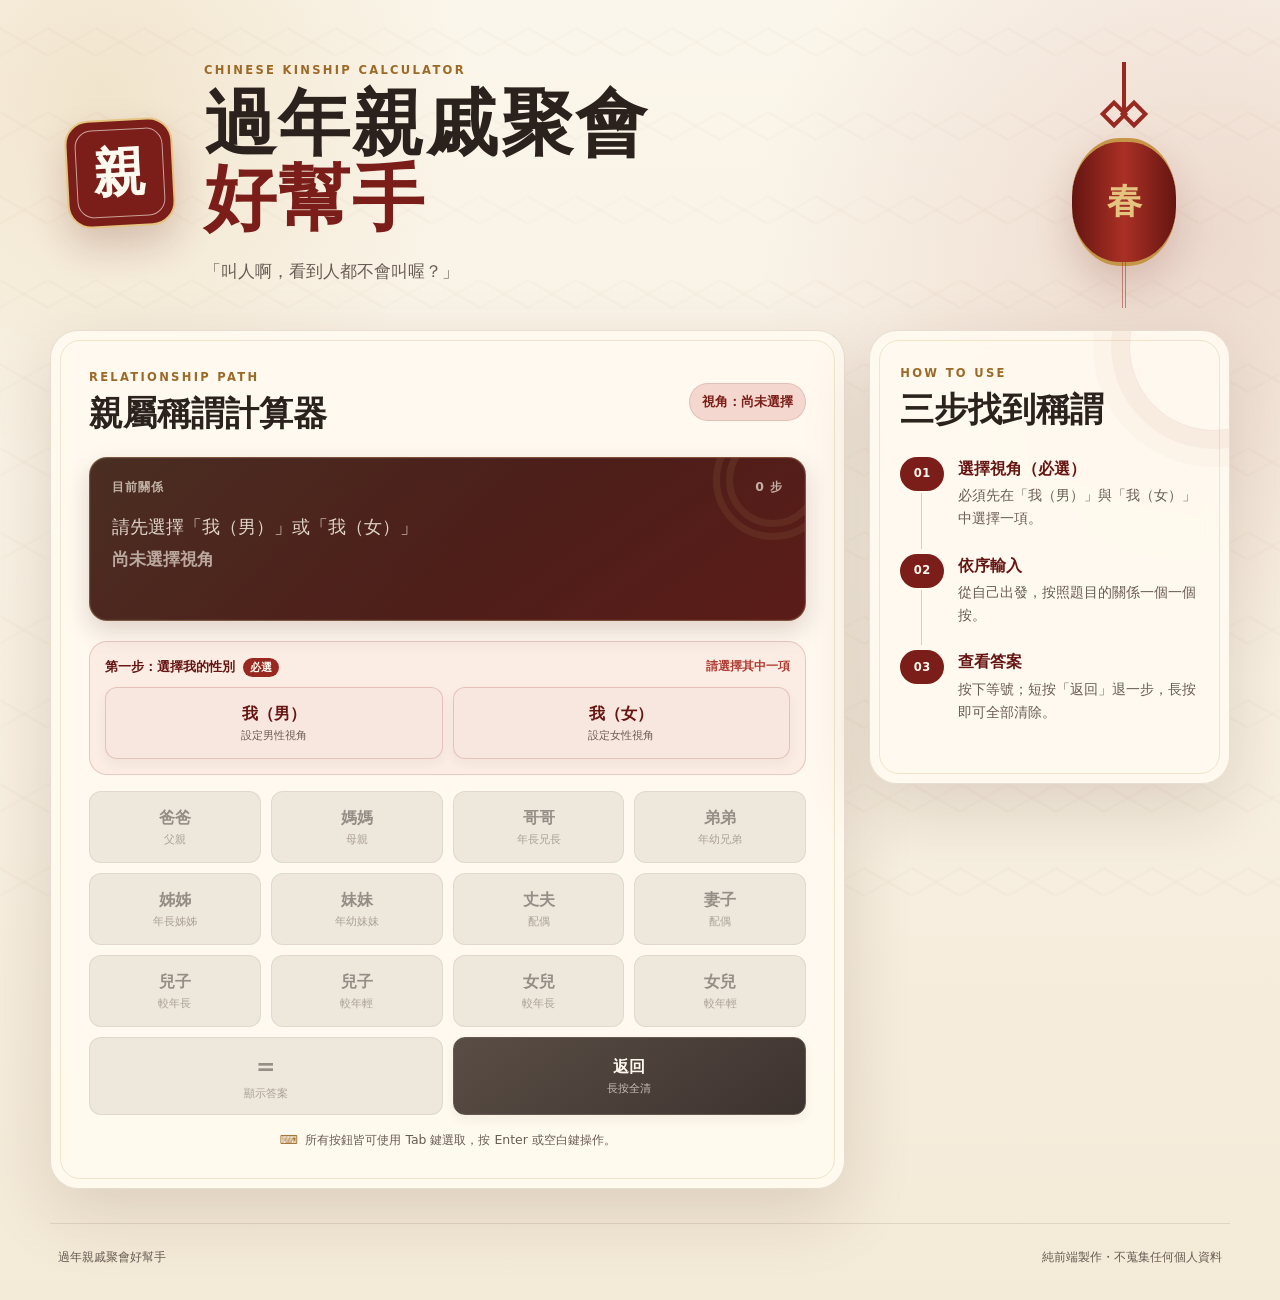
<file: s1151538_HW3.html>
﻿<!doctype html>
<html lang="zh-Hant">
    <head>
        <meta charset="utf-8">
        <meta name="viewport" content="width=device-width, initial-scale=1">
        <meta name="description" content="用按鈕組合親屬關係，快速查詢正確的中文親戚稱謂。">
        <meta name="theme-color" content="#8f211c">
        <meta property="og:title" content="過年親戚聚會好幫手">
        <meta property="og:description" content="不再叫錯人！用關係路徑快速查詢親戚稱謂。">
        <meta property="og:type" content="website">
        <meta property="og:url" content="https://hw3.chuen666666.com/">
        <link rel="canonical" href="https://hw3.chuen666666.com/">
        <link
            rel="icon"
            href="[data-uri]"
            type="image/svg+xml">
        <style>
            :root {
                --red-950: #47100f;
                --red-900: #651512;
                --red-800: #7b1d18;
                --red-700: #982820;
                --red-100: #f4d8cf;
                --gold-700: #9c6a26;
                --gold-500: #c59647;
                --gold-300: #e4c47e;
                --paper: #fffaf0;
                --paper-deep: #f3ead9;
                --ink: #2b211d;
                --ink-soft: #695c54;
                --line: rgba(92, 61, 38, 0.15);
                --success: #27714e;
                --error: #b03a31;
                --shadow: 0 24px 70px rgba(73, 30, 16, 0.14);
                --radius-lg: 28px;
                --radius-md: 18px;
                --radius-sm: 12px;
            }

            *,
            *::before,
            *::after {
                box-sizing: border-box;
            }

            html {
                scroll-behavior: smooth;
            }

            body {
                min-width: 320px;
                min-height: 100vh;
                margin: 0;
                color: var(--ink);
                font-family: 'Noto Sans TC', 'PingFang TC', 'Microsoft JhengHei', system-ui, sans-serif;
                line-height: 1.5;
                background:
                    radial-gradient(circle at 8% 7%, rgba(197, 150, 71, 0.18), transparent 23rem),
                    radial-gradient(circle at 94% 18%, rgba(152, 40, 32, 0.13), transparent 28rem),
                    linear-gradient(180deg, #fbf6eb 0%, #f4ead8 100%);
            }

            body::before {
                position: fixed;
                inset: 0;
                z-index: -1;
                background-image:
                    linear-gradient(
                        30deg,
                        transparent 48%,
                        rgba(132, 85, 42, 0.08) 49%,
                        rgba(132, 85, 42, 0.08) 51%,
                        transparent 52%
                    ),
                    linear-gradient(
                        150deg,
                        transparent 48%,
                        rgba(132, 85, 42, 0.06) 49%,
                        rgba(132, 85, 42, 0.06) 51%,
                        transparent 52%
                    );
                background-size: 48px 84px;
                opacity: 0.28;
                pointer-events: none;
                content: '';
            }

            button,
            output {
                font: inherit;
            }

            .sr-only {
                position: absolute;
                width: 1px;
                height: 1px;
                margin: -1px;
                padding: 0;
                white-space: nowrap;
                border: 0;
                clip-path: inset(50%);
                overflow: hidden;
            }

            .skip-link {
                position: fixed;
                top: 12px;
                left: 12px;
                z-index: 20;
                padding: 10px 16px;
                color: #fff;
                background: var(--red-900);
                border-radius: 8px;
                transform: translateY(-160%);
                transition: transform 160ms ease;
            }

            .skip-link:focus {
                transform: translateY(0);
            }

            .page-shell {
                width: min(1180px, calc(100% - 40px));
                margin: 0 auto;
            }

            .hero {
                position: relative;
                display: grid;
                min-height: 330px;
                padding: 62px 16px 46px;
                grid-template-columns: auto minmax(0, 1fr) 180px;
                align-items: center;
                gap: 30px;
            }

            .brand-seal {
                position: relative;
                display: grid;
                aspect-ratio: 1;
                width: 108px;
                place-items: center;
                color: var(--paper);
                background: var(--red-800);
                border: 2px solid var(--gold-300);
                border-radius: 24px;
                box-shadow: 0 18px 38px rgba(101, 21, 18, 0.2);
                transform: rotate(-3deg);
            }

            .brand-seal::before {
                position: absolute;
                inset: 8px;
                border: 1px solid rgba(255, 250, 240, 0.6);
                border-radius: 17px;
                content: '';
            }

            .brand-seal span {
                font-weight: 700;
                font-size: 3.3rem;
                font-family: 'Noto Serif TC', 'PMingLiU', serif;
                line-height: 1;
            }

            .eyebrow,
            .section-kicker {
                margin: 0 0 8px;
                color: var(--gold-700);
                font-weight: 800;
                font-size: 0.72rem;
                text-transform: uppercase;
                letter-spacing: 0.2em;
            }

            .hero h1 {
                margin: 0;
                font-weight: 800;
                font-size: clamp(2.65rem, 5.6vw, 5rem);
                font-family: 'Noto Serif TC', 'PMingLiU', serif;
                line-height: 1.04;
                letter-spacing: 0.03em;
            }

            .hero h1 span {
                color: var(--red-800);
            }

            .hero-description {
                max-width: 630px;
                margin: 22px 0 0;
                color: var(--ink-soft);
                font-size: 1.05rem;
            }

            .hero-decoration {
                position: relative;
                align-self: stretch;
            }

            .knot {
                position: absolute;
                top: 0;
                left: 50%;
                width: 4px;
                height: 56px;
                background: var(--red-700);
                transform: translateX(-50%);
            }

            .knot::before,
            .knot::after {
                position: absolute;
                top: 42px;
                width: 20px;
                height: 20px;
                border: 4px solid var(--red-700);
                transform: rotate(45deg);
                content: '';
            }

            .knot::before {
                left: -18px;
            }

            .knot::after {
                right: -18px;
            }

            .lantern {
                position: absolute;
                top: 76px;
                left: 50%;
                display: grid;
                width: 104px;
                height: 128px;
                place-items: center;
                color: var(--gold-300);
                font-weight: 700;
                font-size: 2.2rem;
                font-family: 'Noto Serif TC', 'PMingLiU', serif;
                background: linear-gradient(90deg, var(--red-900), #aa3025 50%, var(--red-900));
                border: 4px solid var(--gold-500);
                border-width: 4px 0;
                border-radius: 46%;
                box-shadow: 0 18px 40px rgba(101, 21, 18, 0.18);
                transform: translateX(-50%);
            }

            .lantern::after {
                position: absolute;
                top: 100%;
                left: 50%;
                width: 3px;
                height: 46px;
                background: repeating-linear-gradient(90deg, var(--red-700) 0 1px, transparent 1px 3px);
                transform: translateX(-50%);
                content: '';
            }

            .tool-layout {
                display: grid;
                padding-bottom: 34px;
                grid-template-columns: minmax(0, 1.72fr) minmax(280px, 0.78fr);
                align-items: start;
                gap: 24px;
            }

            .calculator-card,
            .guide-card {
                position: relative;
                background: rgba(255, 250, 240, 0.92);
                border: 1px solid rgba(120, 78, 41, 0.16);
                border-radius: var(--radius-lg);
                box-shadow: var(--shadow);
                backdrop-filter: blur(12px);
            }

            .calculator-card {
                padding: clamp(20px, 3.6vw, 38px);
            }

            .calculator-card::before,
            .guide-card::before {
                position: absolute;
                inset: 9px;
                z-index: -1;
                border: 1px solid rgba(197, 150, 71, 0.22);
                border-radius: calc(var(--radius-lg) - 8px);
                pointer-events: none;
                content: '';
            }

            .calculator-heading {
                display: flex;
                margin-bottom: 22px;
                align-items: center;
                justify-content: space-between;
                gap: 18px;
            }

            .calculator-heading h2,
            .guide-card h2 {
                margin: 0;
                font-size: clamp(1.55rem, 3vw, 2.1rem);
                font-family: 'Noto Serif TC', 'PMingLiU', serif;
                line-height: 1.2;
            }

            .viewpoint-status {
                padding: 8px 12px;
                flex: 0 0 auto;
                color: var(--red-800);
                font-weight: 700;
                font-size: 0.83rem;
                background: var(--red-100);
                border: 1px solid rgba(123, 29, 24, 0.14);
                border-radius: 999px;
            }

            .display-panel {
                position: relative;
                min-height: 164px;
                margin-bottom: 20px;
                padding: 20px 22px;
                color: #fff9ed;
                background:
                    linear-gradient(135deg, rgba(228, 196, 126, 0.08), transparent 55%),
                    linear-gradient(145deg, #3d211b, #5b1c18);
                border: 1px solid rgba(228, 196, 126, 0.3);
                border-radius: var(--radius-md);
                box-shadow:
                    inset 0 0 0 1px rgba(255, 255, 255, 0.04),
                    0 10px 24px rgba(71, 16, 15, 0.17);
                overflow: hidden;
            }

            .display-panel::after {
                position: absolute;
                top: -38px;
                right: -28px;
                width: 120px;
                height: 120px;
                border: 20px double rgba(228, 196, 126, 0.08);
                border-radius: 50%;
                content: '';
            }

            .display-meta {
                position: relative;
                z-index: 1;
                display: flex;
                justify-content: space-between;
                color: rgba(255, 249, 237, 0.66);
                font-weight: 700;
                font-size: 0.78rem;
                letter-spacing: 0.08em;
            }

            .expression {
                position: relative;
                z-index: 1;
                min-height: 27px;
                margin: 17px 0 8px;
                color: rgba(255, 249, 237, 0.82);
                font-size: clamp(0.96rem, 2.2vw, 1.15rem);
                overflow-wrap: anywhere;
            }

            .result {
                position: relative;
                z-index: 1;
                display: block;
                min-height: 46px;
                color: rgba(255, 249, 237, 0.62);
                font-weight: 700;
                font-size: 1.05rem;
                font-family: inherit;
                line-height: 1.2;
                transition:
                    color 160ms ease,
                    transform 160ms ease;
            }

            .result.is-idle {
                color: rgba(255, 249, 237, 0.62);
            }

            .result.is-success {
                color: #f3d58f;
                font-weight: 800;
                font-size: clamp(1.8rem, 4vw, 2.65rem);
                font-family: 'Noto Serif TC', 'PMingLiU', serif;
                transform: translateY(-1px);
            }

            .result.is-error {
                color: #ffc3b7;
                font-weight: 700;
                font-size: 1.05rem;
                font-family: inherit;
            }

            .root-selector {
                margin-bottom: 16px;
                padding: 15px;
                background: rgba(244, 216, 207, 0.38);
                border: 1px solid rgba(152, 40, 32, 0.18);
                border-radius: var(--radius-md);
            }

            .root-selector-heading {
                display: flex;
                margin-bottom: 10px;
                align-items: center;
                justify-content: space-between;
                gap: 12px;
                color: var(--red-900);
                font-weight: 800;
                font-size: 0.8rem;
            }

            .root-selector-heading b {
                display: inline-block;
                margin-left: 4px;
                padding: 2px 7px;
                color: var(--paper);
                font-size: 0.66rem;
                background: var(--red-700);
                border-radius: 999px;
            }

            #root-required-message {
                color: var(--error);
                font-weight: 700;
                font-size: 0.74rem;
            }

            #root-required-message.is-complete {
                color: var(--success);
            }

            .root-choice {
                display: grid;
                grid-template-columns: repeat(2, minmax(0, 1fr));
                gap: 10px;
            }

            .keypad {
                display: grid;
                grid-template-columns: repeat(4, minmax(0, 1fr));
                gap: 10px;
            }

            .key {
                position: relative;
                display: flex;
                min-width: 0;
                min-height: 72px;
                padding: 11px 8px;
                flex-direction: column;
                align-items: center;
                justify-content: center;
                color: var(--ink);
                background: linear-gradient(180deg, #fffdf8, #f5ecdd);
                border: 1px solid var(--line);
                border-radius: var(--radius-sm);
                box-shadow: 0 5px 12px rgba(76, 48, 25, 0.06);
                transition:
                    transform 140ms ease,
                    box-shadow 140ms ease,
                    border-color 140ms ease,
                    background 140ms ease;
                cursor: pointer;
                touch-action: manipulation;
                user-select: none;
            }

            .key span {
                font-weight: 800;
                font-size: 1.02rem;
            }

            .key small {
                margin-top: 2px;
                color: var(--ink-soft);
                font-size: 0.69rem;
            }

            .key:hover {
                z-index: 1;
                border-color: rgba(156, 106, 38, 0.48);
                box-shadow: 0 9px 20px rgba(76, 48, 25, 0.11);
                transform: translateY(-2px);
            }

            .key:active {
                box-shadow: 0 3px 8px rgba(76, 48, 25, 0.08);
                transform: translateY(1px);
            }

            .key:focus-visible {
                z-index: 2;
                outline: 3px solid rgba(197, 150, 71, 0.55);
                outline-offset: 2px;
            }

            .key:disabled {
                color: rgba(43, 33, 29, 0.45);
                background: #eee7dc;
                border-color: rgba(92, 61, 38, 0.09);
                box-shadow: none;
                transform: none;
                cursor: not-allowed;
            }

            .key:disabled small {
                color: rgba(105, 92, 84, 0.5);
            }

            .key--root {
                color: var(--red-900);
                background: #f8e7df;
                border-color: rgba(152, 40, 32, 0.2);
            }

            .key--root[aria-checked='true'] {
                color: #fff9ed;
                background: linear-gradient(145deg, var(--red-700), var(--red-900));
                border-color: var(--gold-500);
                box-shadow: 0 8px 20px rgba(101, 21, 18, 0.2);
            }

            .key--root[aria-checked='true'] small {
                color: rgba(255, 249, 237, 0.72);
            }

            .key--equals {
                color: var(--paper);
                background: linear-gradient(145deg, #b67d2e, #8f5b1d);
                border-color: var(--gold-300);
            }

            .key--equals span {
                font-size: 1.45rem;
            }

            .key--equals small {
                color: rgba(255, 250, 240, 0.75);
            }

            .key--back {
                color: var(--paper);
                background: linear-gradient(145deg, #5a4d46, #3d332e);
                border-color: #695a51;
            }

            .key--back small {
                color: rgba(255, 250, 240, 0.68);
            }

            .key--back.is-pressing {
                background: linear-gradient(145deg, #79231e, #4f1714);
                border-color: var(--gold-500);
                box-shadow: 0 0 0 3px rgba(197, 150, 71, 0.22);
            }

            .key--equals,
            .key--back {
                grid-column: span 2;
            }

            .keyboard-hint {
                margin: 16px 0 0;
                color: var(--ink-soft);
                font-size: 0.78rem;
                text-align: center;
            }

            .keyboard-hint span {
                margin-right: 4px;
                color: var(--gold-700);
            }

            .guide-card {
                padding: 34px 30px 30px;
                overflow: hidden;
            }

            .guide-card::after {
                position: absolute;
                top: -70px;
                right: -70px;
                width: 170px;
                height: 170px;
                border: 1px solid rgba(152, 40, 32, 0.09);
                border-radius: 50%;
                box-shadow:
                    0 0 0 18px rgba(152, 40, 32, 0.035),
                    0 0 0 36px rgba(152, 40, 32, 0.025);
                content: '';
            }

            .steps {
                display: grid;
                margin: 26px 0 30px;
                padding: 0;
                gap: 0;
                list-style: none;
            }

            .steps li {
                position: relative;
                display: grid;
                padding-bottom: 24px;
                grid-template-columns: 44px 1fr;
                gap: 14px;
            }

            .steps li:last-child {
                padding-bottom: 0;
            }

            .steps li:not(:last-child)::after {
                position: absolute;
                top: 36px;
                bottom: 5px;
                left: 21px;
                width: 1px;
                background: rgba(197, 150, 71, 0.45);
                content: '';
            }

            .step-number {
                display: grid;
                width: 44px;
                height: 34px;
                place-items: center;
                color: var(--paper);
                font-weight: 800;
                font-size: 0.72rem;
                letter-spacing: 0.05em;
                background: var(--red-800);
                border-radius: 999px;
            }

            .steps strong {
                display: block;
                margin-bottom: 4px;
                color: var(--red-900);
                font-size: 0.98rem;
            }

            .steps p {
                margin: 0;
                color: var(--ink-soft);
                font-size: 0.86rem;
                line-height: 1.65;
            }

            footer {
                display: flex;
                padding: 24px 8px 34px;
                justify-content: space-between;
                color: var(--ink-soft);
                font-size: 0.78rem;
                border-top: 1px solid rgba(92, 61, 38, 0.12);
            }

            footer p {
                margin: 0;
            }

            noscript {
                position: fixed;
                right: 20px;
                bottom: 20px;
                left: 20px;
                z-index: 30;
                padding: 14px 18px;
                color: #fff;
                text-align: center;
                background: var(--error);
                border-radius: 12px;
            }

            @media (max-width: 920px) {
                .hero {
                    grid-template-columns: auto minmax(0, 1fr);
                }

                .hero-decoration {
                    display: none;
                }

                .tool-layout {
                    grid-template-columns: 1fr;
                }

                .guide-card {
                    display: grid;
                    grid-template-columns: minmax(0, 1fr) minmax(260px, 0.8fr);
                    column-gap: 30px;
                }

                .guide-card > .section-kicker,
                .guide-card > h2 {
                    grid-column: 1 / -1;
                }

                .steps {
                    margin-bottom: 0;
                }
            }

            @media (max-width: 650px) {
                .page-shell {
                    width: min(100% - 24px, 560px);
                }

                .hero {
                    min-height: auto;
                    padding: 34px 3px 28px;
                    grid-template-columns: 68px minmax(0, 1fr);
                    gap: 16px;
                }

                .brand-seal {
                    width: 68px;
                    border-radius: 17px;
                }

                .brand-seal::before {
                    inset: 6px;
                    border-radius: 12px;
                }

                .brand-seal span {
                    font-size: 2.25rem;
                }

                .eyebrow {
                    letter-spacing: 0.11em;
                }

                .hero h1 {
                    font-size: clamp(2rem, 10vw, 3rem);
                }

                .hero-description {
                    margin-top: 16px;
                    grid-column: 1 / -1;
                    font-size: 0.92rem;
                }

                .calculator-heading {
                    align-items: flex-start;
                }

                .viewpoint-status {
                    padding: 6px 9px;
                    font-size: 0.72rem;
                }

                .display-panel {
                    min-height: 150px;
                    padding: 18px;
                }

                .keypad {
                    grid-template-columns: repeat(2, minmax(0, 1fr));
                    gap: 8px;
                }

                .root-choice {
                    gap: 8px;
                }

                .key--equals,
                .key--back {
                    grid-column: span 1;
                }

                .key {
                    min-height: 66px;
                }

                .guide-card {
                    display: block;
                    padding: 30px 24px 26px;
                }

                .steps {
                    margin-bottom: 28px;
                }

                footer {
                    flex-direction: column;
                    align-items: center;
                    gap: 8px;
                    text-align: center;
                }
            }

            @media (max-width: 390px) {
                .calculator-card {
                    padding: 18px 14px;
                }

                .calculator-heading {
                    display: block;
                }

                .viewpoint-status {
                    display: inline-block;
                    margin-top: 12px;
                }

                .root-selector-heading {
                    flex-direction: column;
                    align-items: flex-start;
                    gap: 4px;
                }
            }

            @media (prefers-reduced-motion: reduce) {
                *,
                *::before,
                *::after {
                    transition-duration: 0.01ms !important;
                    animation-duration: 0.01ms !important;
                    animation-iteration-count: 1 !important;
                    scroll-behavior: auto !important;
                }
            }
        </style>
        <script src="./S1151538_HW3.js" defer></script>
        <title>過年親戚聚會好幫手</title>
    </head>
    <body>
        <a class="skip-link" href="#kinship-tool">跳到稱謂計算器</a>

        <div class="page-shell">
            <header class="hero" aria-labelledby="page-title">
                <div class="brand-seal" aria-hidden="true"><span>親</span></div>
                <div class="hero-copy">
                    <p class="eyebrow">Chinese Kinship Calculator</p>
                    <h1 id="page-title">過年親戚聚會<br><span>好幫手</span></h1>
                    <p class="hero-description">「叫人啊，看到人都不會叫喔？」</p>
                </div>
                <div class="hero-decoration" aria-hidden="true">
                    <span class="knot"></span><span class="lantern">春</span>
                </div>
            </header>

            <main id="kinship-tool" class="tool-layout">
                <section class="calculator-card" aria-labelledby="calculator-title">
                    <div class="calculator-heading">
                        <div>
                            <p class="section-kicker">RELATIONSHIP PATH</p>
                            <h2 id="calculator-title">親屬稱謂計算器</h2>
                        </div>
                        <span id="viewpoint-status" class="viewpoint-status">視角：尚未選擇</span>
                    </div>

                    <div class="display-panel" role="region" aria-label="計算結果顯示區">
                        <div class="display-meta"><span>目前關係</span><span id="step-count">0 步</span></div>
                        <p id="expression" class="expression">請先選擇「我（男）」或「我（女）」</p>
                        <output id="result" class="result" aria-live="polite">尚未選擇視角</output>
                    </div>

                    <div class="root-selector">
                        <div class="root-selector-heading">
                            <span>第一步：選擇我的性別 <b>必選</b></span>
                            <span id="root-required-message" aria-live="polite">請選擇其中一項</span>
                        </div>
                        <div class="root-choice" role="radiogroup" aria-label="我的性別" aria-required="true">
                            <button
                                class="key key--root"
                                type="button"
                                role="radio"
                                data-root="male"
                                aria-checked="false"
                            >
                                <span>我（男）</span><small>設定男性視角</small>
                            </button>
                            <button
                                class="key key--root"
                                type="button"
                                role="radio"
                                data-root="female"
                                aria-checked="false"
                            >
                                <span>我（女）</span><small>設定女性視角</small>
                            </button>
                        </div>
                    </div>

                    <div class="keypad" role="group" aria-label="親屬關係按鈕">
                        <button
                            class="key key--relation"
                            type="button"
                            data-relation="father"
                            aria-label="爸爸"
                            disabled
                        >
                            <span>爸爸</span><small>父親</small>
                        </button>
                        <button
                            class="key key--relation"
                            type="button"
                            data-relation="mother"
                            aria-label="媽媽"
                            disabled
                        >
                            <span>媽媽</span><small>母親</small>
                        </button>
                        <button
                            class="key key--relation"
                            type="button"
                            data-relation="olderBrother"
                            aria-label="哥哥"
                            disabled
                        >
                            <span>哥哥</span><small>年長兄長</small>
                        </button>
                        <button
                            class="key key--relation"
                            type="button"
                            data-relation="youngerBrother"
                            aria-label="弟弟"
                            disabled
                        >
                            <span>弟弟</span><small>年幼兄弟</small>
                        </button>

                        <button
                            class="key key--relation"
                            type="button"
                            data-relation="olderSister"
                            aria-label="姊姊"
                            disabled
                        >
                            <span>姊姊</span><small>年長姊姊</small>
                        </button>
                        <button
                            class="key key--relation"
                            type="button"
                            data-relation="youngerSister"
                            aria-label="妹妹"
                            disabled
                        >
                            <span>妹妹</span><small>年幼妹妹</small>
                        </button>
                        <button
                            class="key key--relation"
                            type="button"
                            data-relation="husband"
                            aria-label="丈夫"
                            disabled
                        >
                            <span>丈夫</span><small>配偶</small>
                        </button>
                        <button class="key key--relation" type="button" data-relation="wife" aria-label="妻子" disabled>
                            <span>妻子</span><small>配偶</small>
                        </button>

                        <button
                            class="key key--relation key--long"
                            type="button"
                            data-relation="olderSon"
                            aria-label="兒子，較年長"
                            disabled
                        >
                            <span>兒子</span><small>較年長</small>
                        </button>
                        <button
                            class="key key--relation key--long"
                            type="button"
                            data-relation="youngerSon"
                            aria-label="兒子，較年輕"
                            disabled
                        >
                            <span>兒子</span><small>較年輕</small>
                        </button>
                        <button
                            class="key key--relation key--long"
                            type="button"
                            data-relation="olderDaughter"
                            aria-label="女兒，較年長"
                            disabled
                        >
                            <span>女兒</span><small>較年長</small>
                        </button>
                        <button
                            class="key key--relation key--long"
                            type="button"
                            data-relation="youngerDaughter"
                            aria-label="女兒，較年輕"
                            disabled
                        >
                            <span>女兒</span><small>較年輕</small>
                        </button>

                        <button
                            class="key key--equals"
                            type="button"
                            data-action="evaluate"
                            aria-label="顯示答案"
                            disabled
                        >
                            <span>=</span><small>顯示答案</small>
                        </button>
                        <button class="key key--back" type="button" data-action="back">
                            <span>返回</span><small>長按全清</small>
                        </button>
                    </div>

                    <p id="interaction-status" class="sr-only" aria-live="polite"></p>
                    <p class="keyboard-hint">
                        <span aria-hidden="true">⌨</span> 所有按鈕皆可使用 Tab 鍵選取，按 Enter 或空白鍵操作。
                    </p>
                </section>

                <aside class="guide-card" aria-labelledby="guide-title">
                    <p class="section-kicker">HOW TO USE</p>
                    <h2 id="guide-title">三步找到稱謂</h2>
                    <ol class="steps">
                        <li>
                            <span class="step-number">01</span>
                            <div>
                                <strong>選擇視角（必選）</strong>
                                <p>必須先在「我（男）」與「我（女）」中選擇一項。</p>
                            </div>
                        </li>
                        <li>
                            <span class="step-number">02</span>
                            <div>
                                <strong>依序輸入</strong>
                                <p>從自己出發，按照題目的關係一個一個按。</p>
                            </div>
                        </li>
                        <li>
                            <span class="step-number">03</span>
                            <div>
                                <strong>查看答案</strong>
                                <p>按下等號；短按「返回」退一步，長按即可全部清除。</p>
                            </div>
                        </li>
                    </ol>
                </aside>
            </main>

            <footer>
                <p>過年親戚聚會好幫手</p>
                <p>純前端製作・不蒐集任何個人資料</p>
            </footer>
        </div>

        <noscript>此工具需要 JavaScript 才能計算親屬稱謂，請啟用 JavaScript 後重新整理頁面。</noscript>
    </body>
</html>
</file>
